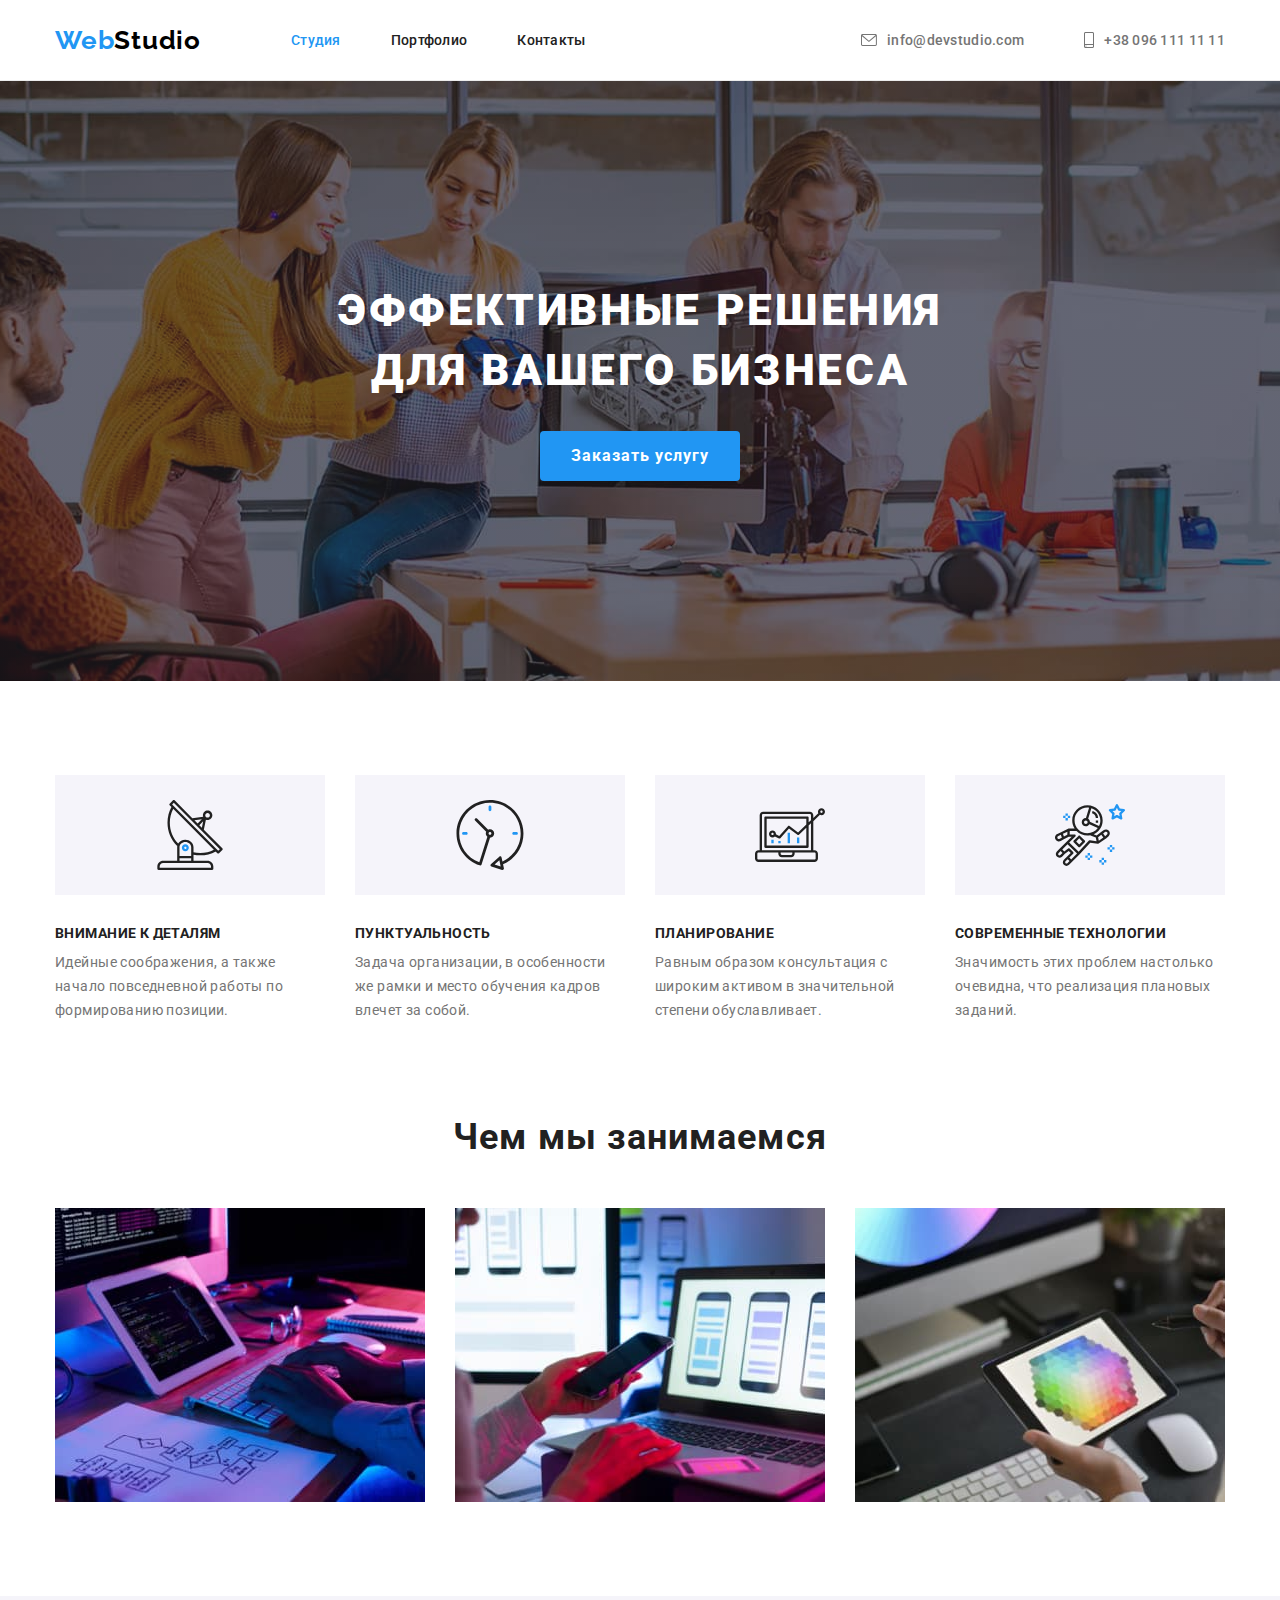
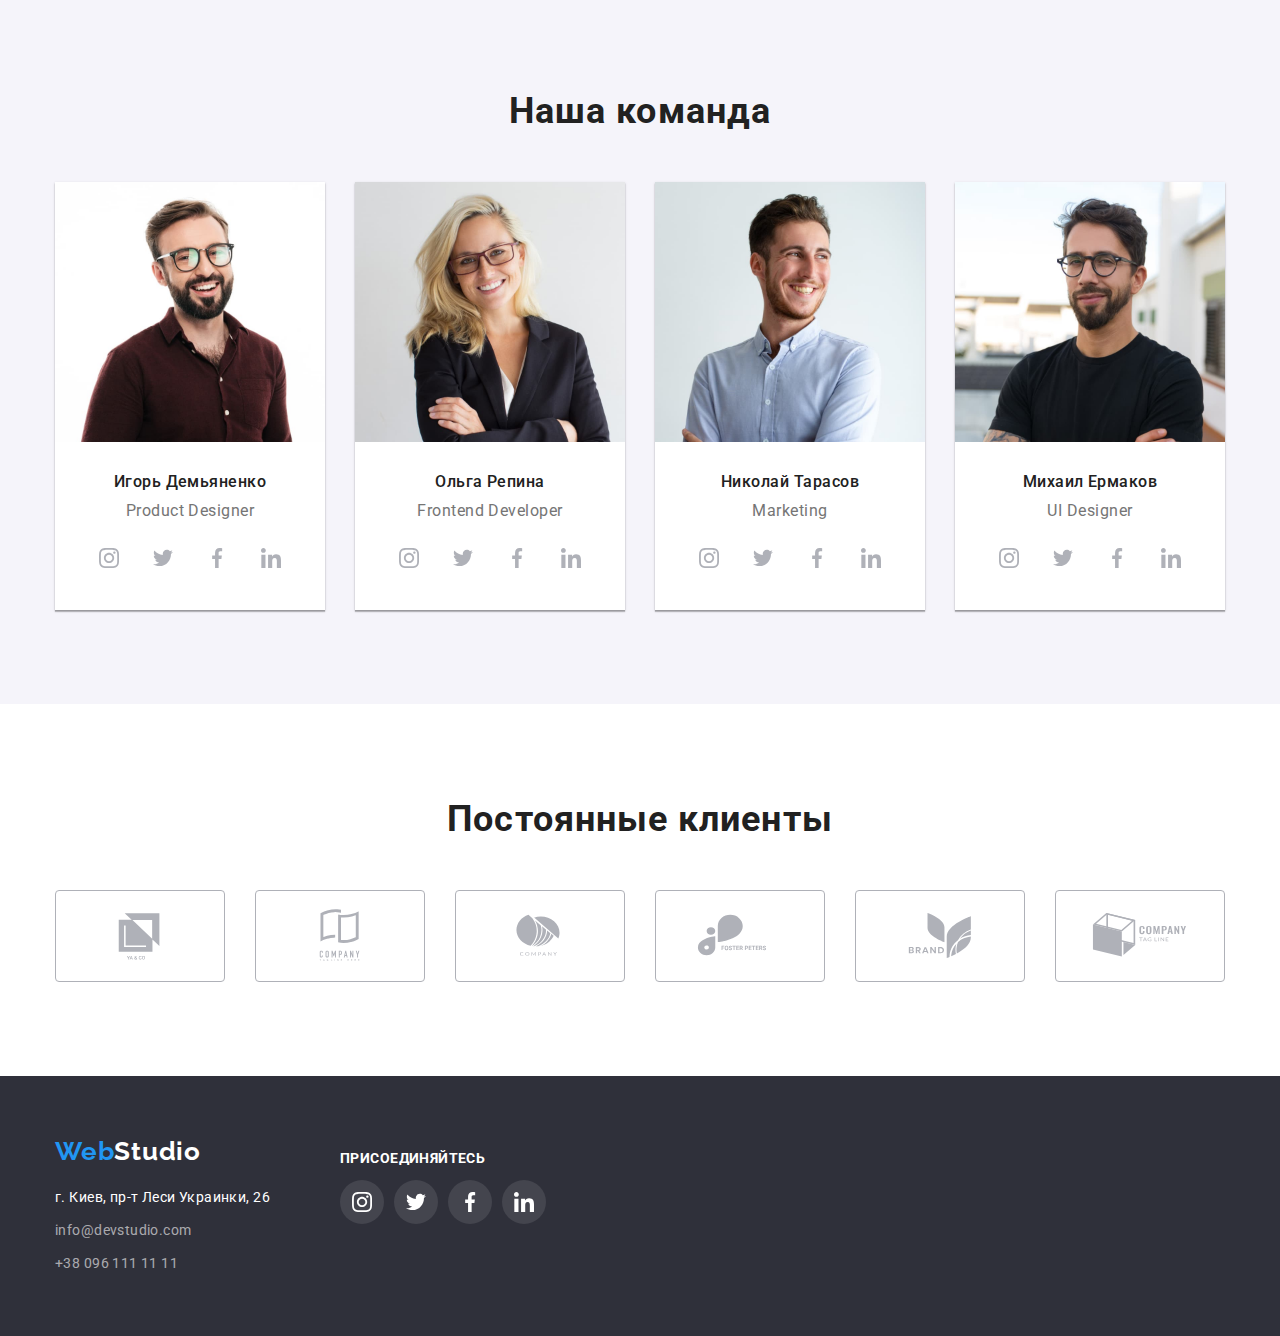
<file: index.html>
<!DOCTYPE html>
<html lang="ru">
  <head>
    <meta charset="UTF-8" />
    <meta http-equiv="X-UA-Compatible" content="IE=edge" />
    <meta name="viewport" content="width=device-width, initial-scale=1.0" />
    <link rel="preconnect" href="https://fonts.googleapis.com" />
    <link rel="preconnect" href="https://fonts.gstatic.com" crossorigin />
    <link
      href="https://fonts.googleapis.com/css2?family=Raleway:wght@700&display=swap"
      rel="stylesheet"
    />
    <link
      href="https://fonts.googleapis.com/css2?family=Roboto:wght@400;500;700;900&display=swap"
      rel="stylesheet"
    />
    <link rel="stylesheet" href="css/modern-normalize.css" />
    <link rel="stylesheet" href="css/style.css" />
    <title>Web Studio</title>
  </head>
  <body>
    <header class="header_border">
      <div class="container header">
        <a href="www.devstudio.com" class="logo_top"
          ><span class="logo_active">Web</span
          ><span class="logo_black">Studio</span></a>
        <nav>
          <ul class="navigation">
            <li class="nav_link">
              <a href="index.html" class="header_link_active">Студия</a>
            </li>
            <li class="nav_link">
              <a href="portfolio.html" class="header_link">Портфолио</a>
            </li>
            <li class="nav_link">
              <a href="www.devstudio.com/contacts" class="header_link"
                >Контакты</a
              >
            </li>
          </ul>
        </nav>
        <div class="header_contacts">
          <a class="contacts_header" href="mailto:info@devstudio.com">
            <svg class="contacts_header_icon" width="16" height="12">
                <use href="./images/icons.svg#icon-envelope"></use>
            </svg>  
            info@devstudio.com</a>
          <a class="contacts_header" href="tel:+3810961111111">
            <svg class="contacts_header_icon" width="10" height="16">
                <use href="./images/icons.svg#icon-smartphone"></use>
            </svg>  
            +38 096 111 11 11</a>
        </div>
      </div>
    </header>
    <main>
        <section class="slider_bg">
          <div class="container slider">
          <h1 class="slider_slogan">Эффективные решения для вашего бизнеса</h1>
          <button type="button" class="order_button">Заказать услугу</button>
        </div>
        </section>
        <section class="section">
        <div class="container">
          <ul class="features">
            <li class="features_block">
                <div class="features_icon_bg">
                <svg width="70" height="70">
                    <use href="./images/icons.svg#icon-antenna"></use>
                </svg></div>
              <p class="features_header">ВНИМАНИЕ К ДЕТАЛЯМ</p>
              <p class="features_text">
                Идейные соображения, а также начало повседневной работы по
                формированию позиции.
              </p>
            </li>
            <li class="features_block">
                <div class="features_icon_bg">
                    <svg width="70" height="70">
                        <use href="./images/icons.svg#icon-clock"></use>
                    </svg></div>                
              <p class="features_header">ПУНКТУАЛЬНОСТЬ</p>
              <p class="features_text">
                Задача организации, в особенности же рамки и место обучения
                кадров влечет за собой.
              </p>
            </li>
            <li class="features_block">
                <div class="features_icon_bg">
                    <svg width="70" height="70">
                        <use href="./images/icons.svg#icon-diagram"></use>
                    </svg></div>                
              <p class="features_header">ПЛАНИРОВАНИЕ</p>
              <p class="features_text">
                Равным образом консультация с широким активом в значительной
                степени обуславливает.
              </p>
            </li>
            <li class="features_block">
                <div class="features_icon_bg">
                    <svg width="70" height="70">
                        <use href="./images/icons.svg#icon-astronaut"></use>
                    </svg></div>                
              <p class="features_header">СОВРЕМЕННЫЕ ТЕХНОЛОГИИ</p>
              <p class="features_text">
                Значимость этих проблем настолько очевидна, что реализация
                плановых заданий.
              </p>
            </li>
          </ul>
        </div>
      </section>
      <section class="section short">
        <div class="container">
          <h2 class="h2_header">Чем мы занимаемся</h2>
          <ul class="activities">
            <li class="activities_item">
              <img
                class="activities_img"
                src="./images/wwd1.jpg"
                alt="Программист за работой"
              />
            </li>
            <li class="activities_item">
              <img
                class="activities_img"
                src="./images/wwd2.jpg"
                alt="Разработчик мобильного интерфейса"
              />
            </li>
            <li class="activities_item">
              <img
                class="activities_img"
                src="./images/wwd3.jpg"
                alt="Дизайнер работает за планшетом"
              />
            </li>
          </ul>
        </div>
      </section>
      <section class="section team_section">
        <div class="container">
          <h2 class="h2_header">Наша команда</h2>
          <ul class="team">
            <li class="team_list">
              <img src="./images/photo1.jpg" alt="Игорь Демьяненко"/>
              <div class="team_content">
              <h3 class="team_name">Игорь Демьяненко</h3>
              <p class="team_occupation">Product Designer</p>
              <ul class="team_soc_list">
                 <li class="team_soc_item">
                    <a href="" class="team_soc_link">
                        <svg class="team_soc_icon" width="20" height="20">
                            <use href="./images/icons.svg#icon-instagram"></use>
                        </svg>
                    </a></li>
                 <li class="team_soc_item">
                    <a href="" class="team_soc_link">
                        <svg class="team_soc_icon" width="20" height="20">
                            <use href="./images/icons.svg#icon-twitter"></use>
                        </svg>
                    </a></li>
                 <li class="team_soc_item">
                    <a href="" class="team_soc_link">
                        <svg class="team_soc_icon" width="20" height="20">
                            <use href="./images/icons.svg#icon-facebook"></use>
                        </svg>
                    </a></li>
                 <li class="team_soc_item">
                    <a href="" class="team_soc_link">
                        <svg class="team_soc_icon" width="20" height="20">
                            <use href="./images/icons.svg#icon-linkedin"></use>
                        </svg>
                    </a></li>
            </ul>
            </div></li>
            <li class="team_list">
              <img src="./images/photo2.jpg" alt="Ольга Репина"/>
              <div class="team_content">
              <h3 class="team_name">Ольга Репина</h3>
              <p class="team_occupation">Frontend Developer</p>
              <ul class="team_soc_list">
                <li class="team_soc_item">
                   <a href="" class="team_soc_link">
                       <svg class="team_soc_icon" width="20" height="20">
                           <use href="./images/icons.svg#icon-instagram"></use>
                       </svg>
                   </a></li>
                <li class="team_soc_item">
                   <a href="" class="team_soc_link">
                       <svg class="team_soc_icon" width="20" height="20">
                           <use href="./images/icons.svg#icon-twitter"></use>
                       </svg>
                   </a></li>
                <li class="team_soc_item">
                   <a href="" class="team_soc_link">
                       <svg class="team_soc_icon" width="20" height="20">
                           <use href="./images/icons.svg#icon-facebook"></use>
                       </svg>
                   </a></li>
                <li class="team_soc_item">
                   <a href="" class="team_soc_link">
                       <svg class="team_soc_icon" width="20" height="20">
                           <use href="./images/icons.svg#icon-linkedin"></use>
                       </svg>
                   </a></li>
           </ul>              
            </div></li>
            <li class="team_list">
              <img src="./images/photo3.jpg" alt="Николай Тарасов"/>
              <div class="team_content">
              <h3 class="team_name">Николай Тарасов</h3>
              <p class="team_occupation">Marketing</p>
              <ul class="team_soc_list">
                <li class="team_soc_item">
                   <a href="" class="team_soc_link">
                       <svg class="team_soc_icon" width="20" height="20">
                           <use href="./images/icons.svg#icon-instagram"></use>
                       </svg>
                   </a></li>
                <li class="team_soc_item">
                   <a href="" class="team_soc_link">
                       <svg class="team_soc_icon" width="20" height="20">
                           <use href="./images/icons.svg#icon-twitter"></use>
                       </svg>
                   </a></li>
                <li class="team_soc_item">
                   <a href="" class="team_soc_link">
                       <svg class="team_soc_icon" width="20" height="20">
                           <use href="./images/icons.svg#icon-facebook"></use>
                       </svg>
                   </a></li>
                <li class="team_soc_item">
                   <a href="" class="team_soc_link">
                       <svg class="team_soc_icon" width="20" height="20">
                           <use href="./images/icons.svg#icon-linkedin"></use>
                       </svg>
                   </a></li>
           </ul>
            </div></li>
            <li class="team_list">
              <img src="./images/photo4.jpg" alt="Михаил Ермаков"/>
              <div class="team_content">
              <h3 class="team_name">Михаил Ермаков</h3>
              <p class="team_occupation">UI Designer</p>
              <ul class="team_soc_list">
                <li class="team_soc_item">
                   <a href="" class="team_soc_link">
                       <svg class="team_soc_icon" width="20" height="20">
                           <use href="./images/icons.svg#icon-instagram"></use>
                       </svg>
                   </a></li>
                <li class="team_soc_item">
                   <a href="" class="team_soc_link">
                       <svg class="team_soc_icon" width="20" height="20">
                           <use href="./images/icons.svg#icon-twitter"></use>
                       </svg>
                   </a></li>
                <li class="team_soc_item">
                   <a href="" class="team_soc_link">
                       <svg class="team_soc_icon" width="20" height="20">
                           <use href="./images/icons.svg#icon-facebook"></use>
                       </svg>
                   </a></li>
                <li class="team_soc_item">
                   <a href="" class="team_soc_link">
                       <svg class="team_soc_icon" width="20" height="20">
                           <use href="./images/icons.svg#icon-linkedin"></use>
                       </svg>
                   </a></li>
           </ul>              
            </div></li>
          </ul>
        </div>
      </section>
      <section class="section">
        <div class="container">
            <h2 class="h2_header">Постоянные клиенты</h2>
            <ul class="constant_clients_list">
                <li class="constant_clients_item">
                    <div class="constant_clients_bg">
                    <a href="" class="constant_clients_link">
                        <svg class="constant_clients_icon" width="106" height="60">
                            <use href="./images/icons.svg#icon-Logo1"></use>
                        </svg>
                    </a></div></li>
                    <li class="constant_clients_item">
                        <div class="constant_clients_bg">
                        <a href="" class="constant_clients_link">
                            <svg class="constant_clients_icon" width="106" height="60">
                                <use href="./images/icons.svg#icon-Logo2"></use>
                            </svg>
                        </a></div></li>
                        <li class="constant_clients_item">
                            <div class="constant_clients_bg">
                            <a href="" class="constant_clients_link">
                                <svg class="constant_clients_icon" width="106" height="60">
                                    <use href="./images/icons.svg#icon-Logo3"></use>
                                </svg>
                            </a></div></li>
                            <li class="constant_clients_item">
                                <div class="constant_clients_bg">
                                <a href="" class="constant_clients_link">
                                    <svg class="constant_clients_icon" width="106" height="60">
                                        <use href="./images/icons.svg#icon-Logo4"></use>
                                    </svg>
                                </a></div></li>
                                <li class="constant_clients_item">
                                    <div class="constant_clients_bg">
                                    <a href="" class="constant_clients_link">
                                        <svg class="constant_clients_icon" width="106" height="60">
                                            <use href="./images/icons.svg#icon-Logo5"></use>
                                        </svg>
                                    </a></div></li>
                                    <li class="constant_clients_item">
                                        <div class="constant_clients_bg">
                                        <a href="" class="constant_clients_link">
                                            <svg class="constant_clients_icon" width="106" height="60">
                                                <use href="./images/icons.svg#icon-Logo6"></use>
                                            </svg>
                                        </a></div></li>
            </ul>
        </div>
      </section>
    </main>
    <footer class="footer">
      <div class="container footer_cont">
          <div>
        <a href="www.devstudio.com" class="logo_bottom"
          ><span class="logo_active">Web</span
          ><span class="logo_white">Studio</span></a>
        <div class="footer_contacts_cont">
        <address class="address">г. Киев, пр-т Леси Украинки, 26</address>
        <p class="contacts_spacer"><a class="contacts_footer" href="mailto:info@devstudio.com"
            >info@devstudio.com</a>
        </p>
        <p class="contacts_spacer"><a class="contacts_footer" href="tel:+3810961111111"
            >+38 096 111 11 11</a>
        </p>
      </div>
    </div>
      <div class="footer_soc_link_cont">
          <p class="footer_join">Присоединяйтесь</p>
        <ul class="footer_soc_list">
            <li class="footer_soc_item">
               <a href="" class="footer_soc_link">
                   <svg class="footer_soc_icon" width="20" height="20">
                       <use href="./images/icons.svg#icon-instagram"></use>
                   </svg>
               </a></li>
            <li class="footer_soc_item">
               <a href="" class="footer_soc_link">
                   <svg class="footer_soc_icon" width="20" height="20">
                       <use href="./images/icons.svg#icon-twitter"></use>
                   </svg>
               </a></li>
            <li class="footer_soc_item">
               <a href="" class="footer_soc_link">
                   <svg class="footer_soc_icon" width="20" height="20">
                       <use href="./images/icons.svg#icon-facebook"></use>
                   </svg>
               </a></li>
            <li class="footer_soc_item">
               <a href="" class="footer_soc_link">
                   <svg class="footer_soc_icon" width="20" height="20">
                       <use href="./images/icons.svg#icon-linkedin"></use>
                   </svg>
               </a></li>
       </ul>              
      </div>
    </div>
    </footer>
  </body>
</html>
</file>
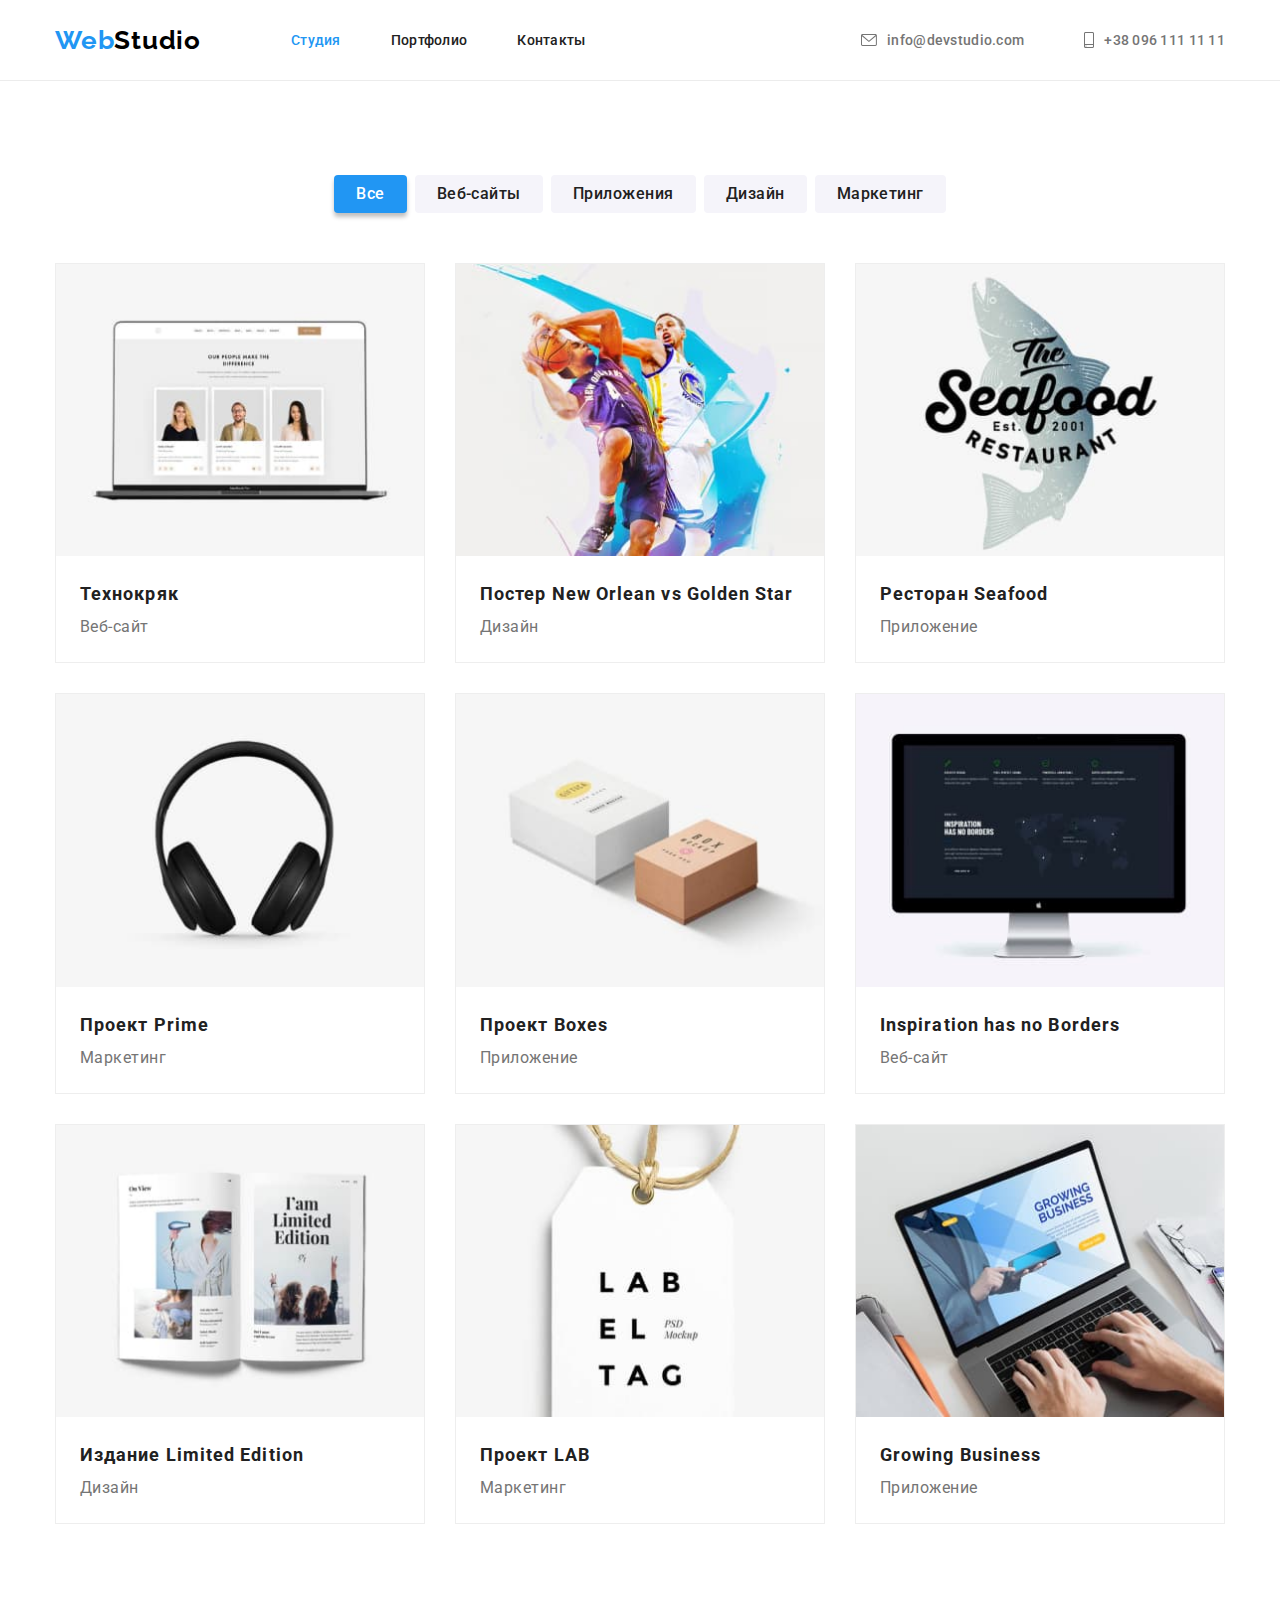
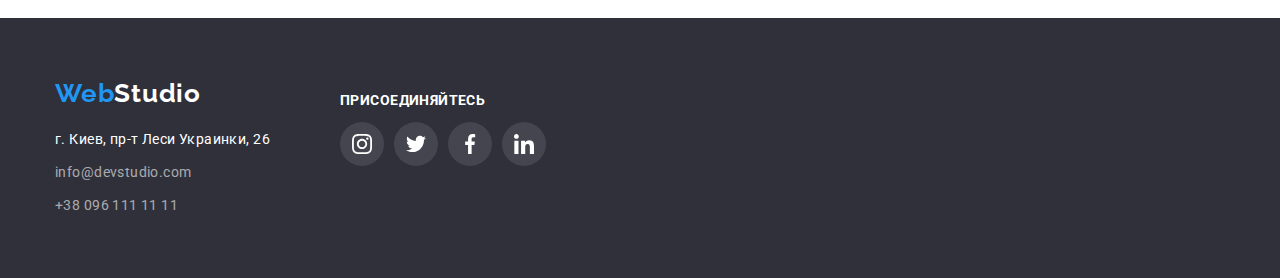
<file: portfolio.html>
<!DOCTYPE html>
<html lang="ru">
  <head>
    <meta charset="UTF-8" />
    <meta http-equiv="X-UA-Compatible" content="IE=edge" />
    <meta name="viewport" content="width=device-width, initial-scale=1.0" />
    <link rel="preconnect" href="https://fonts.googleapis.com">
    <link rel="preconnect" href="https://fonts.gstatic.com" crossorigin>
    <link href="https://fonts.googleapis.com/css2?family=Raleway:wght@700&display=swap" rel="stylesheet">
    <link href="https://fonts.googleapis.com/css2?family=Roboto:wght@400;500;700;900&display=swap" rel="stylesheet">
    <link rel="stylesheet" href="css/modern-normalize.css"> 
    <link rel="stylesheet" href="css/style.css"> 
    <title>Портфолио</title>
  </head>
  <body>
    <header class="header_border">
        <div class="container header">
          <a href="www.devstudio.com" class="logo_top"
            ><span class="logo_active">Web</span
            ><span class="logo_black">Studio</span></a>
          <nav>
            <ul class="navigation">
              <li class="nav_link">
                <a href="index.html" class="header_link_active">Студия</a>
              </li>
              <li class="nav_link">
                <a href="portfolio.html" class="header_link">Портфолио</a>
              </li>
              <li class="nav_link">
                <a href="www.devstudio.com/contacts" class="header_link"
                  >Контакты</a
                >
              </li>
            </ul>
          </nav>
          <div class="header_contacts">
            <a class="contacts_header" href="mailto:info@devstudio.com">
              <svg class="contacts_header_icon" width="16" height="12">
                  <use href="./images/icons.svg#icon-envelope"></use>
              </svg>  
              info@devstudio.com</a>
            <a class="contacts_header" href="tel:+3810961111111">
              <svg class="contacts_header_icon" width="10" height="16">
                  <use href="./images/icons.svg#icon-smartphone"></use>
              </svg>  
              +38 096 111 11 11</a>
          </div>
        </div>
      </header>
      <main>
          <section class="section">
              <div class="container">
           <h1 class="visually-hidden">Заголовок</h1>
           <ul class="portfolio_filter">
                <li class="filter_spacer"><button class="button_filter_active">Все</button></li>
                <li class="filter_spacer"><button class="button_filter">Веб-сайты</button></li>
                <li class="filter_spacer"><button class="button_filter">Приложения</button></li>
                <li class="filter_spacer"><button class="button_filter">Дизайн</button></li>
                <li class="filter_spacer"><button class="button_filter">Маркетинг</button></li>
          </ul>
            <ul class="portfolio_list">
                <li class="portfolio_item">
                    <article class="card">
                    <a href class="portfolio_link">
                    <img src="./images/portfolio1.jpg" alt="Проект 1" width="370">
                    <div class="portfolio_content">
                    <h2 class="portfolio_title">Технокряк</h2>
                    <p class="portfolio_text">Веб-сайт</p></div>
                    </article></a></li>
                <li class="portfolio_item">
                    <article class="card">
                    <a href class="portfolio_link">
                    <img src="./images/portfolio2.jpg" alt="Проект 2" width="370">
                    <div class="portfolio_content">
                    <h2 class="portfolio_title">Постер New Orlean vs Golden Star</h2>
                    <p class="portfolio_text">Дизайн</p></div>
                    </article></a></li>
                <li class="portfolio_item">
                    <article class="card">
                    <a href class="portfolio_link">
                    <img src="./images/portfolio3.jpg" alt="Проект 3" width="370">
                    <div class="portfolio_content">
                    <h2 class="portfolio_title">Ресторан Seafood</h2>
                    <p class="portfolio_text">Приложение</p></div>
                    </article></a></li>
                <li class="portfolio_item">
                    <article class="card">
                    <a href class="portfolio_link">
                    <img src="./images/portfolio4.jpg" alt="Проект 4" width="370">
                    <div class="portfolio_content">
                    <h2 class="portfolio_title">Проект Prime</h2>
                    <p class="portfolio_text">Маркетинг</p></div>
                    </article></a></li>
                <li class="portfolio_item">
                    <article class="card">
                    <a href class="portfolio_link">
                    <img src="./images/portfolio5.jpg" alt="Проект 5" width="370">
                    <div class="portfolio_content">
                    <h2 class="portfolio_title">Проект Boxes</h2>
                    <p class="portfolio_text">Приложение</p></div>
                    </article></a></li>
                <li class="portfolio_item">
                    <article class="card">
                    <a href class="portfolio_link">
                    <img src="./images/portfolio6.jpg" alt="Проект 6" width="370">
                    <div class="portfolio_content">
                    <h2 class="portfolio_title">Inspiration has no Borders</h2>
                    <p class="portfolio_text">Веб-сайт</p></div>
                    </article></a></li>
                <li class="portfolio_item">
                    <article class="card">
                    <a href class="portfolio_link">
                    <img src="./images/portfolio7.jpg" alt="Проект 7" width="370">
                    <div class="portfolio_content">
                    <h2 class="portfolio_title">Издание Limited Edition</h2>
                    <p class="portfolio_text">Дизайн</p></div>
                    </article></a></li>
                <li class="portfolio_item">
                    <article class="card">
                    <a href class="portfolio_link">
                    <img src="./images/portfolio8.jpg" alt="Проект 8" width="370">
                    <div class="portfolio_content">
                    <h2 class="portfolio_title">Проект LAB</h2>
                    <p class="portfolio_text">Маркетинг</p></div>
                    </article></a></li>
                <li class="portfolio_item">
                    <article class="card">
                    <a href class="portfolio_link">
                    <img src="./images/portfolio9.jpg" alt="Проект 9" width="370">
                    <div class="portfolio_content">
                    <h2 class="portfolio_title">Growing Business</h2>
                    <p class="portfolio_text">Приложение</p></div>
                    </article></a></li>
          </ul>
        </div>
        </section>
      </main>
      <footer class="footer">
        <div class="container footer_cont">
            <div>
          <a href="www.devstudio.com" class="logo_bottom"
            ><span class="logo_active">Web</span
            ><span class="logo_white">Studio</span></a>
          <div class="footer_contacts_cont">
          <address class="address">г. Киев, пр-т Леси Украинки, 26</address>
          <p class="contacts_spacer"><a class="contacts_footer" href="mailto:info@devstudio.com"
              >info@devstudio.com</a>
          </p>
          <p class="contacts_spacer"><a class="contacts_footer" href="tel:+3810961111111"
              >+38 096 111 11 11</a>
          </p>
        </div>
      </div>
        <div class="footer_soc_link_cont">
            <p class="footer_join">Присоединяйтесь</p>
          <ul class="footer_soc_list">
              <li class="footer_soc_item">
                 <a href="" class="footer_soc_link">
                     <svg class="footer_soc_icon" width="20" height="20">
                         <use href="./images/icons.svg#icon-instagram"></use>
                     </svg>
                 </a></li>
              <li class="footer_soc_item">
                 <a href="" class="footer_soc_link">
                     <svg class="footer_soc_icon" width="20" height="20">
                         <use href="./images/icons.svg#icon-twitter"></use>
                     </svg>
                 </a></li>
              <li class="footer_soc_item">
                 <a href="" class="footer_soc_link">
                     <svg class="footer_soc_icon" width="20" height="20">
                         <use href="./images/icons.svg#icon-facebook"></use>
                     </svg>
                 </a></li>
              <li class="footer_soc_item">
                 <a href="" class="footer_soc_link">
                     <svg class="footer_soc_icon" width="20" height="20">
                         <use href="./images/icons.svg#icon-linkedin"></use>
                     </svg>
                 </a></li>
         </ul>              
        </div>
      </div>
      </footer>
      </body>
  </html>
</file>
<file: css/style.css>
:root {
  --accent-color: #2196f3;
  --back-color: #2f303a;
  --header-text-color: #212121;
  --line-text-color: #757575;
  --card-set-gap: 30px;
}
body {
  font-family: "Roboto", sans-serif;
  background-color: #ffffff;
}
img {
  display: block;
  max-width: 100%;
}
.container {
  width: 1200px;
  margin: 0 auto;
  padding-left: 15px;
  padding-right: 15px;
}
.section {
  padding-top: 94px;
  padding-bottom: 94px;
}
.header {
  display: flex;
  align-items: center;
}
.header_border {
    border-bottom: 1px solid rgba(236, 236, 236, 1);
}
.logo_top,
.logo_bottom {
  font-family: "Raleway";
  font-style: normal;
  font-weight: 700;
  font-size: 26px;
  line-height: 30px;
  letter-spacing: 0.03em;
  text-decoration: none;
}
.logo_active {
  color: var(--accent-color);
}
.logo_black {
  color: #000000;
}
.logo_white {
  color: #ffffff;
}
.nav_link:not(:last-child) {
  margin-right: 50px;
}
.header_link {
  font: "Roboto";
  font-style: normal;
  font-weight: 500;
  font-size: 14px;
  line-height: 16px;
  letter-spacing: 0.02em;
  text-decoration: none;
  color: var(--header-text-color);
  cursor: pointer;
  padding-top: 24px;
  padding-bottom: 24px;
}
.header_link:hover, .header_link:focus {
  color: var(--accent-color);
}
.header_link_active {
  font: "Roboto";
  font-style: normal;
  font-weight: 500;
  font-size: 14px;
  line-height: 16px;
  letter-spacing: 0.02em;
  text-decoration: none;
  color: var(--accent-color);
  padding-top: 32px;
  padding-bottom: 32px;
}
.header_contacts {
    display: flex;
    justify-content: center;
    align-items: center;
    margin-left: auto;
}
.contacts_header:not(:last-child) {
  margin-right: 50px;
}
.contacts_header {
  font-style: normal;
  font-weight: 500;
  font-size: 14px;
  line-height: 16px;
  letter-spacing: 0.02em;
  color: var(--line-text-color);
  text-decoration: none;
  padding-top: 32px;
  padding-bottom: 32px;
  padding-left: 10px;
  display: flex;
  justify-content: center;
  align-items: center;
}
.contacts_header:hover, .contacts_header:focus {
  color: var(--accent-color);
}
.contacts_header_icon {
    margin-right: 10px;
    fill: currentColor;
}
.contacts_header:hover .contacts_header_icon {
    fill: var(--accent-color);
}
.navigation {
  list-style-type: none;
  display: flex;
  margin: 0;
  padding-left: 90px;
}
.slider_bg {
    background-color: var(--back-color);
    background-image: linear-gradient(rgba(47, 48, 58, 0.4), rgba(47, 48, 58, 0.4)), url(../images/hero.jpg);
    background-position: center;
    background-size: cover;
    background-repeat: no-repeat;
    max-width: 1600px;
    margin: 0 auto;
}
.slider {
  display: flex;
  flex-direction: column;
  align-items: center;
  justify-content: center;
  padding-top: 200px;
  padding-bottom: 200px;
}
.slider_slogan {
  font-style: normal;
  font-weight: 900;
  font-size: 44px;
  line-height: 1.36;
  text-align: center;
  max-width: 700px;
  letter-spacing: 0.06em;
  text-transform: uppercase;
  color: #ffffff;
  margin: 0;
}
.order_button {
  background-color: var(--accent-color);
  border: none;
  color: #ffffff;
  text-align: center;
  text-decoration: none;
  font-size: 16px;
  font-weight: 700;
  line-height: 1.88;
  letter-spacing: 0.06em;
  width: 200px;
  height: 50px;
  /*box-shadow: 0px 4px 4px rgba(0, 0, 0, 0.15);*/
  border-radius: 4px;
  cursor: pointer;
  margin-top: 30px;
}
.order_button:hover .order_button:focus {
  background-color: #188ce8;
}
.features, .activities, .team {
  list-style-type: none;
  display: flex;
  justify-content: center;
  margin: 0;
  padding: 0;
}
.features_block:not(:last-child) {
  margin-right: 30px;
}
.features_block {
  max-width: 270px;
}
.features_icon_bg {
    width: 270px;
    height: 120px;
    background-color: rgba(245, 244, 250, 1);
    display: flex;
    justify-content: center;
    align-items: center;
}
.features_header {
  font-style: normal;
  font-weight: 700;
  font-size: 14px;
  line-height: 16px;
  letter-spacing: 0.03em;
  text-transform: uppercase;
  color: var(--header-text-color);
  margin: 30px 0 10px 0;
}
.features_text {
  font-style: normal;
  font-weight: 400;
  font-size: 14px;
  line-height: 1.71;
  letter-spacing: 0.03em;
  color: var(--line-text-color);
  margin: 0px;
}
.activities_item:not(:last-child) {
  margin-right: 30px;
}
.short {
  padding-top: 0px;
}
.h2_header {
  font-style: normal;
  font-weight: 700;
  font-size: 36px;
  line-height: 42px;
  text-align: center;
  letter-spacing: 0.03em;
  color: var(--header-text-color);
  margin: 0 0 50px 0;
}
.team_section {
  background: #f5f4fa;
}
.team_list {
    box-shadow: 0px 2px 1px 0px rgba(0, 0, 0, 0.2),
                0px 1px 1px 0px rgba(0, 0, 0, 0.14),
                0px 1px 3px 0px rgba(0, 0, 0, 0.12);
}
.team_list:not(:last-child) {
  margin-right: 30px;
}
.team_name {
    font-style: normal;
    font-weight: 500;
    font-size: 16px;
    line-height: 19px;
    text-align: center;
    letter-spacing: 0.03em;
    color: var(--header-text-color);
    margin: 0;
    padding-bottom: 10px;
}
.team_occupation {
    font-style: normal;
    font-weight: 400;
    font-size: 16px;
    line-height: 19px;
    text-align: center;
    letter-spacing: 0.03em;
    color: var(--line-text-color);
    margin: 0 0 16px 0;
}
.team_content {
    padding-top: 30px;
    padding-bottom: 30px;
    background-color: #ffffff;
}
.team_soc_list {
    list-style-type: none;
    display: flex;
    justify-content: center;
    padding-inline-start: 0;
}
.team_soc_item + .team_soc_item {
    margin-left: 10px;
}
.team_soc_link {
    width: 44px;
    height: 44px;
    border-radius: 50%;
    background-color: #ffffff;
    display: flex;
    justify-content: center;
    align-items: center;
    color: rgba(175, 177, 184, 1);
}
.team_soc_icon {
    fill: currentColor;
}
.team_soc_link:hover {
    background-color: var(--accent-color);
    color: #ffffff;
}
.team_soc_link:focus {
    background-color: var(--accent-color);
    color: #ffffff;
}
.constant_clients_list {
    list-style-type: none;
    display: flex;
    justify-content: center;
    padding-inline-start: 0;
    margin: 0;
}
.constant_clients_item + .constant_clients_item {
    margin-left: 30px;
}
.constant_clients_bg {
    display: flex;
    justify-content: center;
    align-items: center;
}
.constant_clients_bg:hover .constant_clients_link {
    color: var(--accent-color);
}
.constant_clients_link {
    width: 170px;
    height: 92px;
    background-color: #ffffff;
    display: flex;
    justify-content: center;
    align-items: center;
    color: rgba(175, 177, 184, 1);
    border: 1px solid rgba(175, 177, 184, 1);
    border-radius: 4px;
}
.constant_clients_icon {
    fill: currentColor;
}
.constant_clients_link:hover {
    color: var(--accent-color);
    background-color: #FFFFFF;
    border: 1px solid var(--accent-color);
}
.constant_clients_link:focus {
    background-color: #FFFFFF;
    color: var(--accent-color);
    
}
.footer {
  background-color: var(--back-color);
  padding-top: 60px;
  padding-bottom: 60px;
}
.footer_cont {
    display: flex;
}
.footer_contacts_cont {
    padding-top: 20px;
}
.address {
  font-style: normal;
  font-weight: 400;
  font-size: 14px;
  line-height: 1.71;
  letter-spacing: 0.03em;
  color: #ffffff;
}
.footer_soc_link_cont {
    margin-left: 70px;
}
.footer_join {
    font-style: normal;
    font-weight: 700;
    font-size: 14px;
    line-height: 16px;
    letter-spacing: 0.03em;
    text-transform: uppercase;
    color: #FFFFFF;
}
.footer_soc_list {
    list-style-type: none;
    display: flex;
    justify-content: center;
    padding-inline-start: 0;
    margin: 0;
}
.footer_soc_item + .footer_soc_item {
    margin-left: 10px;
}
.footer_soc_link {
    width: 44px;
    height: 44px;
    border-radius: 50%;
    background-color: rgba(255, 255, 255, 0.1);
    display: flex;
    justify-content: center;
    align-items: center;
    color: #FFFFFF;
}
.footer_soc_icon {
    fill: currentColor;
}
.footer_soc_link:hover {
    background-color: var(--accent-color);
    color: #ffffff;
}
.footer_soc_link:focus {
    background-color: var(--accent-color);
    color: #ffffff;
}
.contacts_footer {
  font-style: normal;
  font-weight: 400;
  font-size: 14px;
  line-height: 1.71;
  letter-spacing: 0.03em;
  color: rgba(255, 255, 255, 0.6);
  text-decoration: none;
}
.contacts_footer:hover, .contacts_footer:focus {
  color: #ffffff;
}
.contacts_spacer {
    margin: 9px 0 0 0;
}
/*============Portfolio============*/
.portfolio_filter {
  list-style-type: none;
  display: flex;
  justify-content: center;
  margin: 0 auto 50px auto;
  padding: 0;
}
.button_filter {
  font-style: normal;
  font-weight: 500;
  font-size: 16px;
  line-height: 1.62;
  text-align: center;
  letter-spacing: 0.03em;
  color: var(--header-text-color);
  background-color: #f5f4fa;
  border-radius: 4px;
  border: none;
  cursor: pointer;
  padding: 6px 22px;
}
.button_filter_active {
  font-style: normal;
  font-weight: 500;
  font-size: 16px;
  line-height: 1.62;
  text-align: center;
  letter-spacing: 0.03em;
  background-color: var(--accent-color);
  color: #ffffff;
  border-radius: 4px;
  border: none;
  cursor: pointer;
  padding: 6px 22px;
  box-shadow: 0px 4px 4px 0px rgba(0, 0, 0, 0.25);
}
.button_filter:hover, .button_filter:focus {
  background-color: var(--accent-color);
  color: #ffffff;
  box-shadow: 0px 4px 4px 0px rgba(0, 0, 0, 0.25);
}
.filter_spacer:not(:last-child) {
    margin-right: 8px;
}
.portfolio_list {
  list-style-type: none;
  padding: 0;
  margin: 0;
  display: flex;
  flex-wrap: wrap;
  margin-left: calc(-1 * var(--card-set-gap));
  margin-top: calc(-1 * var(--card-set-gap));
}
.portfolio_link {
  text-decoration: none;
}
.portfolio_item {
  flex-basis: calc(100% / 3 - var(--card-set-gap));
  margin-left: var(--card-set-gap);
  margin-top: var(--card-set-gap);
  border: 1px solid rgba(238, 238, 238, 1);
}
.portfolio_item:hover, .portfolio_item:hover:focus {
    box-shadow: 1px 4px 6px 0px rgba(0, 0, 0, 0.16),
                0px 4px 4px 0px rgba(0, 0, 0, 0.06),
                0px 1px 1px 0px rgba(0, 0, 0, 0.12);
}
.card {
}
.portfolio_content {
  padding: 20px 24px;
}
.portfolio_title {
  font-style: normal;
  font-weight: 700;
  font-size: 18px;
  line-height: 2;
  letter-spacing: 0.06em;
  color: var(--header-text-color);
  text-decoration: none;
  margin: 0;
}
.portfolio_text {
  font-style: normal;
  font-weight: 400;
  font-size: 16px;
  line-height: 1.88;
  letter-spacing: 0.03em;
  color: var(--line-text-color);
  text-decoration: none;
  margin: 0;
}
.visually-hidden {
  position: absolute;
  white-space: nowrap;
  width: 1px;
  height: 1px;
  overflow: hidden;
  border: 0;
  padding: 0;
  clip: rect(0 0 0 0);
  clip-path: inset(50%);
  margin: -1px;
}
</file>
